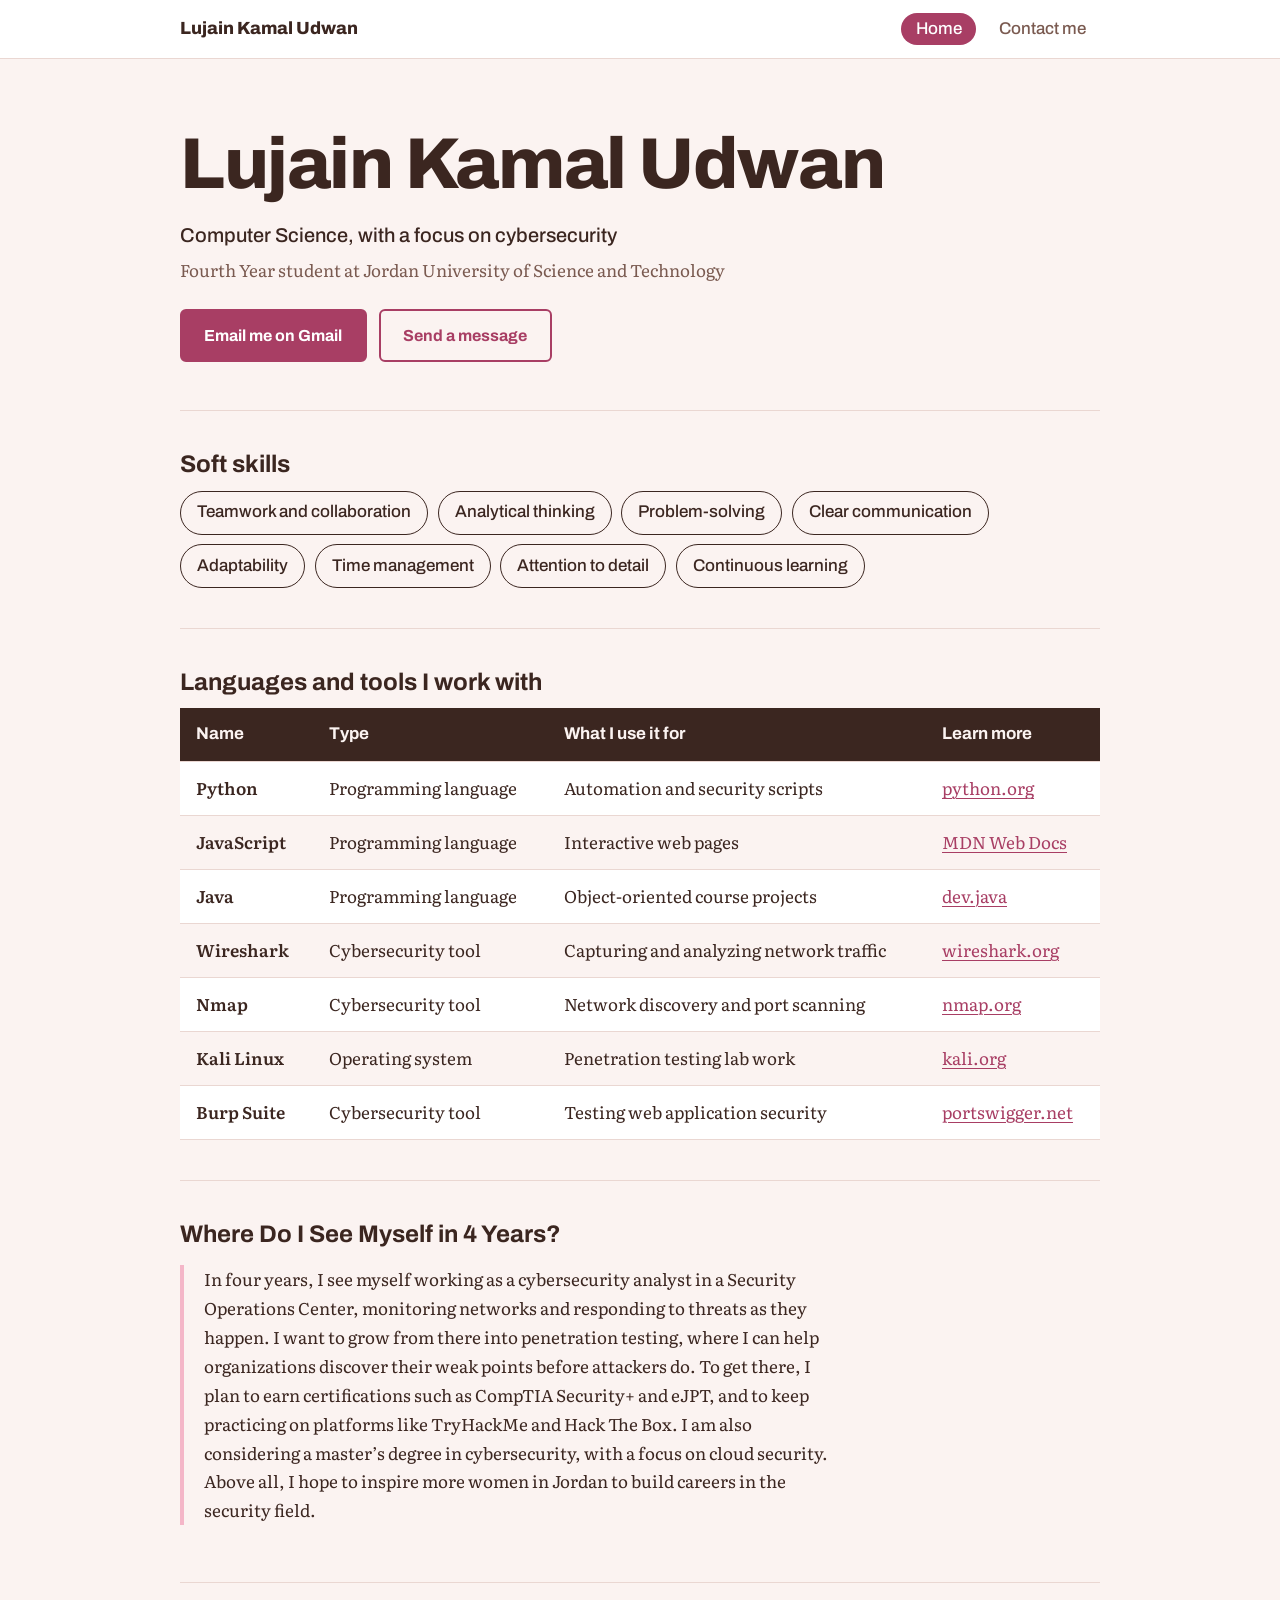
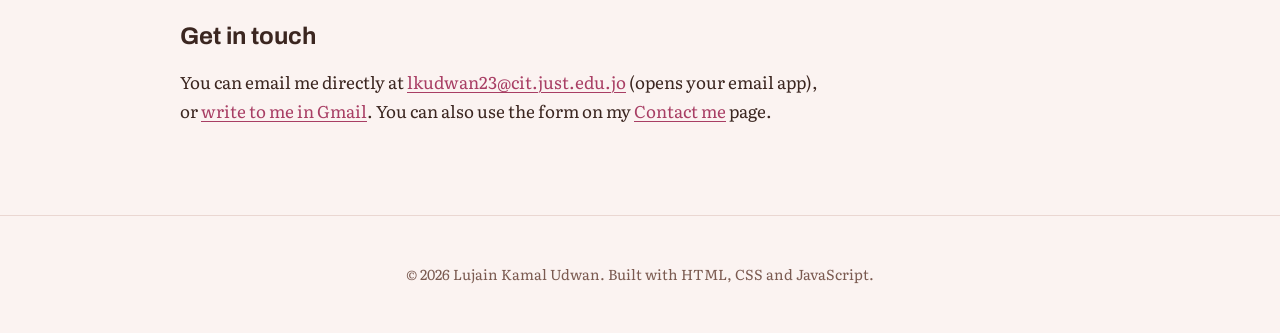
<file: index.html>
<!DOCTYPE html>
<html lang="en">
<head>
  <meta charset="UTF-8">
  <meta name="viewport" content="width=device-width, initial-scale=1">
  <!-- Replace with your real Student ID and full name -->
  <title>SID 168300 | Lujain Kamal Udwan</title>
  <link rel="preconnect" href="https://fonts.googleapis.com">
  <link rel="preconnect" href="https://fonts.gstatic.com" crossorigin>
  <link href="https://fonts.googleapis.com/css2?family=Archivo:wght@500;700;800&family=Literata:opsz,wght@7..72,400;7..72,600&display=swap" rel="stylesheet">
  <link rel="stylesheet" href="style.css">
</head>
<body>

  <!-- Navigation menu -->
  <header class="site-header">
    <nav class="nav">
      <a class="nav-brand" href="index.html">Lujain Kamal Udwan</a>
      <ul class="nav-links">
        <li><a href="index.html" class="active" aria-current="page">Home</a></li>
        <li><a href="contact.html">Contact me</a></li>
      </ul>
    </nav>
  </header>

  <main>

    <!-- Intro: name, major, academic level -->
    <section class="intro">
      <div class="intro-text">
        <h1>Lujain Kamal Udwan</h1>
        <p class="role">Computer Science, with a focus on cybersecurity</p>
        <p class="level">Fourth Year student at Jordan University of Science and Technology</p>
        <p class="intro-actions">
          <a class="button" href="https://mail.google.com/mail/?view=cm&amp;fs=1&amp;to=lkudwan23@cit.just.edu.jo&amp;su=Hello%20Lujain" target="_blank" rel="noopener">Email me on Gmail</a>
          <a class="button button-quiet" href="contact.html">Send a message</a>
        </p>
      </div>
    </section>

    <!-- Soft skills -->
    <section class="block">
      <h2>Soft skills</h2>
      <ul class="skills">
        <li>Teamwork and collaboration</li>
        <li>Analytical thinking</li>
        <li>Problem-solving</li>
        <li>Clear communication</li>
        <li>Adaptability</li>
        <li>Time management</li>
        <li>Attention to detail</li>
        <li>Continuous learning</li>
      </ul>
    </section>

    <!-- Table of languages and tools with external links -->
    <section class="block">
      <h2>Languages and tools I work with</h2>
      <div class="table-wrap">
        <table>
          <thead>
            <tr>
              <th scope="col">Name</th>
              <th scope="col">Type</th>
              <th scope="col">What I use it for</th>
              <th scope="col">Learn more</th>
            </tr>
          </thead>
          <tbody>
            <tr>
              <td>Python</td>
              <td>Programming language</td>
              <td>Automation and security scripts</td>
              <td><a href="https://www.python.org" target="_blank" rel="noopener">python.org</a></td>
            </tr>
            <tr>
              <td>JavaScript</td>
              <td>Programming language</td>
              <td>Interactive web pages</td>
              <td><a href="https://developer.mozilla.org/en-US/docs/Web/JavaScript" target="_blank" rel="noopener">MDN Web Docs</a></td>
            </tr>
            <tr>
              <td>Java</td>
              <td>Programming language</td>
              <td>Object-oriented course projects</td>
              <td><a href="https://dev.java" target="_blank" rel="noopener">dev.java</a></td>
            </tr>
            <tr>
              <td>Wireshark</td>
              <td>Cybersecurity tool</td>
              <td>Capturing and analyzing network traffic</td>
              <td><a href="https://www.wireshark.org" target="_blank" rel="noopener">wireshark.org</a></td>
            </tr>
            <tr>
              <td>Nmap</td>
              <td>Cybersecurity tool</td>
              <td>Network discovery and port scanning</td>
              <td><a href="https://nmap.org" target="_blank" rel="noopener">nmap.org</a></td>
            </tr>
            <tr>
              <td>Kali Linux</td>
              <td>Operating system</td>
              <td>Penetration testing lab work</td>
              <td><a href="https://www.kali.org" target="_blank" rel="noopener">kali.org</a></td>
            </tr>
            <tr>
              <td>Burp Suite</td>
              <td>Cybersecurity tool</td>
              <td>Testing web application security</td>
              <td><a href="https://portswigger.net/burp" target="_blank" rel="noopener">portswigger.net</a></td>
            </tr>
          </tbody>
        </table>
      </div>
    </section>

    <!-- Future goals -->
    <section class="block future">
      <h2>Where Do I See Myself in 4 Years?</h2>
      <p>
        In four years, I see myself working as a cybersecurity analyst in a Security Operations
        Center, monitoring networks and responding to threats as they happen. I want to grow from
        there into penetration testing, where I can help organizations discover their weak points
        before attackers do. To get there, I plan to earn certifications such as CompTIA Security+
        and eJPT, and to keep practicing on platforms like TryHackMe and Hack The Box. I am also
        considering a master’s degree in cybersecurity, with a focus on cloud security. Above all,
        I hope to inspire more women in Jordan to build careers in the security field.
      </p>
    </section>

    <!-- Mailto link -->
    <section class="block">
      <h2>Get in touch</h2>
      <p>
        You can email me directly at
        <a href="mailto:lkudwan23@cit.just.edu.jo">lkudwan23@cit.just.edu.jo</a>
        (opens your email app), or
        <a href="https://mail.google.com/mail/?view=cm&amp;fs=1&amp;to=lkudwan23@cit.just.edu.jo&amp;su=Hello%20Lujain" target="_blank" rel="noopener">write to me in Gmail</a>.
        You can also use the form on my <a href="contact.html">Contact me</a> page.
      </p>
    </section>

  </main>

  <footer class="site-footer">
    <p>&copy; 2026 Lujain Kamal Udwan. Built with HTML, CSS and JavaScript.</p>
  </footer>

</body>
</html>
</file>
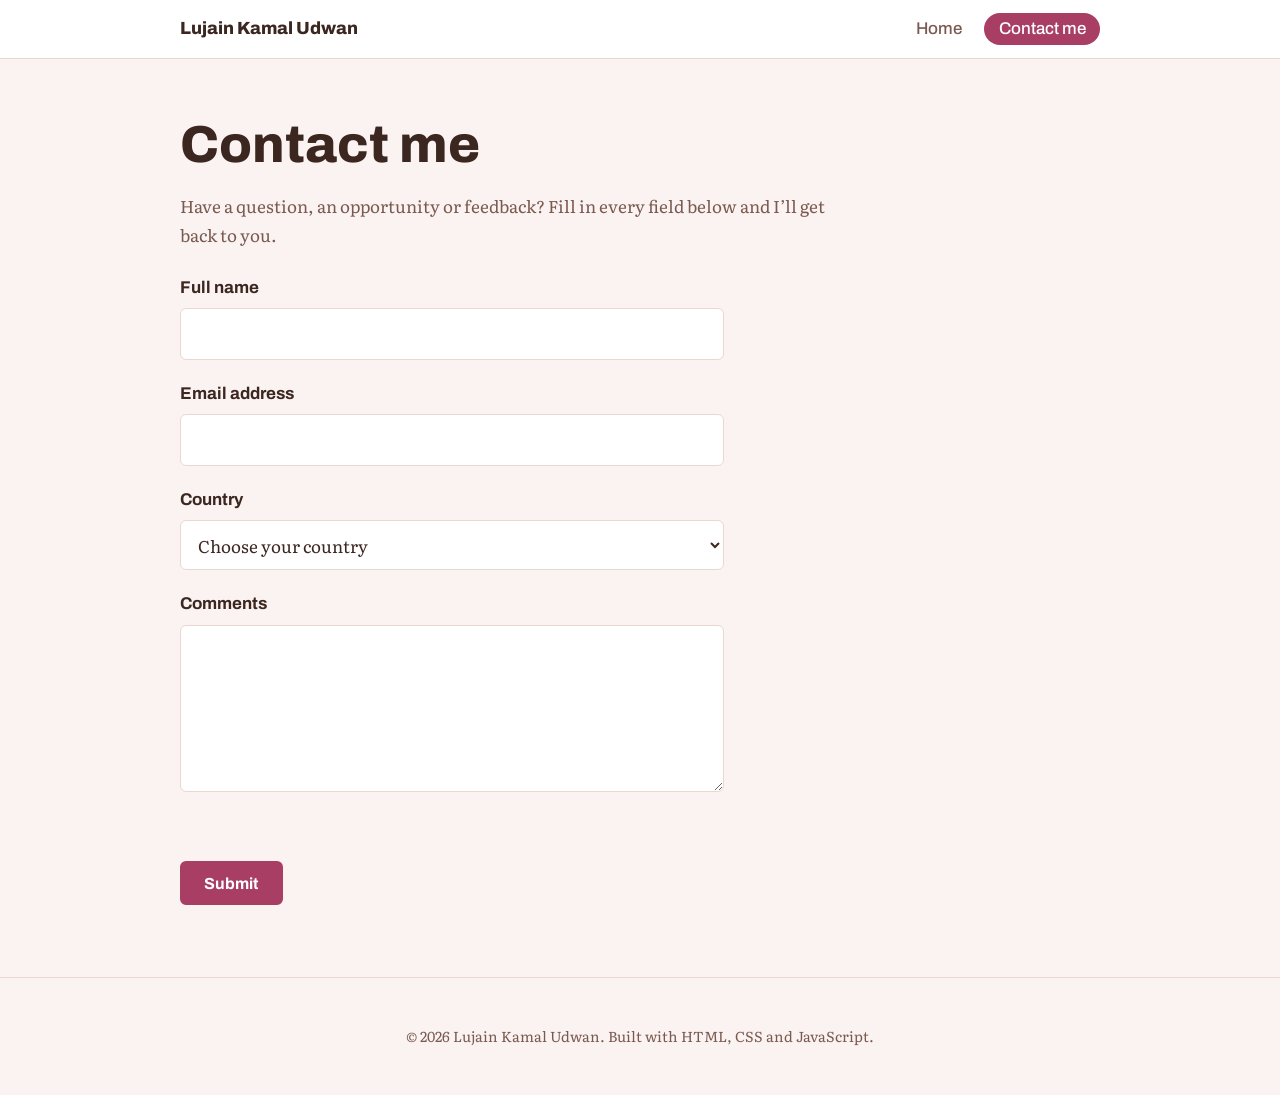
<file: contact.html>
<!DOCTYPE html>
<html lang="en">
<head>
  <meta charset="UTF-8">
  <meta name="viewport" content="width=device-width, initial-scale=1">
  <title>Contact me | SID 168300 | Lujain Kamal Udwan</title>
  <link rel="preconnect" href="https://fonts.googleapis.com">
  <link rel="preconnect" href="https://fonts.gstatic.com" crossorigin>
  <link href="https://fonts.googleapis.com/css2?family=Archivo:wght@500;700;800&family=Literata:opsz,wght@7..72,400;7..72,600&display=swap" rel="stylesheet">
  <link rel="stylesheet" href="style.css">
</head>
<body>

  <header class="site-header">
    <nav class="nav">
      <a class="nav-brand" href="index.html">Lujain Kamal Udwan</a>
      <ul class="nav-links">
        <li><a href="index.html">Home</a></li>
        <li><a href="contact.html" class="active" aria-current="page">Contact me</a></li>
      </ul>
    </nav>
  </header>

  <main>
    <section class="block contact">
      <h1>Contact me</h1>
      <p class="lead">Have a question, an opportunity or feedback? Fill in every field below and I’ll get back to you.</p>

      <!-- novalidate lets our JavaScript do the checking instead of the browser -->
      <form id="contactForm" novalidate>
        <div class="field">
          <label for="fullName">Full name</label>
          <input type="text" id="fullName" name="fullName" autocomplete="name">
        </div>

        <div class="field">
          <label for="email">Email address</label>
          <input type="email" id="email" name="email" autocomplete="email">
        </div>

        <div class="field">
          <label for="country">Country</label>
          <select id="country" name="country">
            <option value="">Choose your country</option>
            <option>Jordan</option>
            <option>Saudi Arabia</option>
            <option>United Arab Emirates</option>
            <option>Palestine</option>
            <option>Egypt</option>
            <option>Iraq</option>
            <option>Lebanon</option>
            <option>Syria</option>
            <option>Other</option>
          </select>
        </div>

        <div class="field">
          <label for="comments">Comments</label>
          <textarea id="comments" name="comments" rows="5"></textarea>
        </div>

        <p id="formError" class="form-error" role="alert"></p>

        <button type="submit" class="button">Submit</button>
      </form>
    </section>
  </main>

  <footer class="site-footer">
    <p>&copy; 2026 Lujain Kamal Udwan. Built with HTML, CSS and JavaScript.</p>
  </footer>

  <script src="script.js"></script>
</body>
</html>
</file>
<file: style.css>
/* ===== Color and font variables (CSS custom properties) ===== */
:root {
  --paper: #fbf3f1;      /* soft pink cream */
  --surface: #ffffff;
  --ink: #3b2620;        /* deep brown */
  --muted: #7a5a50;      /* warm brown */
  --accent: #a83e64;     /* rose pink */
  --accent-ink: #ffffff;
  --highlight: #f4b6c8;  /* light pink */
  --line: #ead7d2;
  --error: #b42318;

  --font-head: "Archivo", "Segoe UI", Arial, sans-serif;
  --font-body: "Literata", Georgia, "Times New Roman", serif;
}

/* Dark theme follows the visitor's system setting */
@media (prefers-color-scheme: dark) {
  :root {
    --paper: #1e1512;
    --surface: #2a1e1a;
    --ink: #f5e6e1;
    --muted: #cfafa6;
    --accent: #f08fb0;
    --accent-ink: #2a1414;
    --highlight: #b8577a;
    --line: #44312b;
    --error: #ff8a7a;
    color-scheme: dark;
  }
}

/* ===== Base ===== */
*,
*::before,
*::after {
  box-sizing: border-box;
}

html {
  scroll-behavior: smooth;
}

body {
  margin: 0;
  background-color: var(--paper);
  color: var(--ink);
  font-family: var(--font-body);
  font-size: 1.0625rem;
  line-height: 1.7;
}

h1,
h2 {
  font-family: var(--font-head);
  line-height: 1.15;
  margin: 0 0 0.75rem;
}

h2 {
  font-size: 1.5rem;
  font-weight: 700;
}

a {
  color: var(--accent);
  text-decoration-thickness: 1px;
  text-underline-offset: 3px;
}

a:hover {
  text-decoration-thickness: 2px;
}

/* Visible outline for keyboard users */
:focus-visible {
  outline: 3px solid var(--highlight);
  outline-offset: 3px;
}

main {
  max-width: 60rem;
  margin: 0 auto;
  padding: 0 1.25rem;
}

/* ===== Navigation menu ===== */
.site-header {
  position: sticky;
  top: 0;
  z-index: 10;
  background-color: var(--surface);
  border-bottom: 1px solid var(--line);
}

.nav {
  max-width: 60rem;
  margin: 0 auto;
  padding: 0.85rem 1.25rem;
  display: flex;
  justify-content: space-between;
  align-items: center;
  gap: 1rem;
  flex-wrap: wrap;
}

.nav-brand {
  font-family: var(--font-head);
  font-weight: 800;
  font-size: 1.1rem;
  color: var(--ink);
  text-decoration: none;
}

.nav-links {
  list-style: none;
  display: flex;
  gap: 0.5rem;
  margin: 0;
  padding: 0;
}

.nav-links a {
  font-family: var(--font-head);
  font-weight: 500;
  color: var(--muted);
  text-decoration: none;
  padding: 0.4rem 0.9rem;
  border-radius: 999px;
  transition: background-color 0.2s, color 0.2s;
}

.nav-links a:hover {
  color: var(--ink);
  background-color: var(--paper);
}

.nav-links a.active {
  color: var(--accent-ink);
  background-color: var(--accent);
}

/* ===== Intro (the one bold element) ===== */
.intro {
  display: grid;
  grid-template-columns: 1fr;
  padding: 4rem 0 3rem;
}

.intro h1 {
  font-size: clamp(2.6rem, 7vw, 4.5rem);
  font-weight: 800;
  letter-spacing: -0.02em;
}

.role {
  font-family: var(--font-head);
  font-size: 1.25rem;
  font-weight: 500;
  margin: 0;
}

.level {
  color: var(--muted);
  margin: 0.25rem 0 1.5rem;
}

.intro-actions {
  display: flex;
  gap: 0.75rem;
  flex-wrap: wrap;
  margin: 0;
}

/* ===== Buttons ===== */
.button {
  display: inline-block;
  font-family: var(--font-head);
  font-weight: 700;
  font-size: 1rem;
  padding: 0.7rem 1.4rem;
  border: 2px solid var(--accent);
  border-radius: 6px;
  background-color: var(--accent);
  color: var(--accent-ink);
  text-decoration: none;
  cursor: pointer;
  transition: transform 0.15s;
}

.button:hover {
  transform: translateY(-2px);
}

.button:active {
  transform: translateY(0);
}

.button-quiet {
  background-color: transparent;
  color: var(--accent);
}

/* ===== Content blocks ===== */
.block {
  padding: 2.5rem 0;
  border-top: 1px solid var(--line);
}

.block p {
  max-width: 65ch;
}

/* Soft skills shown as tags */
.skills {
  list-style: none;
  padding: 0;
  margin: 0;
  display: flex;
  flex-wrap: wrap;
  gap: 0.6rem;
}

.skills li {
  font-family: var(--font-head);
  font-weight: 500;
  padding: 0.4rem 1rem;
  border: 1.5px solid var(--ink);
  border-radius: 999px;
}

/* ===== Table ===== */
.table-wrap {
  overflow-x: auto;
}

table {
  width: 100%;
  border-collapse: collapse;
  background-color: var(--surface);
  min-width: 34rem;
}

th,
td {
  text-align: left;
  padding: 0.75rem 1rem;
  border-bottom: 1px solid var(--line);
}

th {
  font-family: var(--font-head);
  font-weight: 700;
  background-color: var(--ink);
  color: var(--paper);
}

tbody tr:nth-child(even) {
  background-color: var(--paper);
}

tbody tr:hover {
  background-color: var(--line);
}

td:first-child {
  font-weight: 600;
}

/* Future goals paragraph */
.future p {
  border-left: 4px solid var(--highlight);
  padding-left: 1.25rem;
}

/* ===== Contact form ===== */
.contact {
  border-top: none;
  padding-top: 3.5rem;
}

.contact h1 {
  font-size: clamp(2.2rem, 6vw, 3.25rem);
  font-weight: 800;
}

.lead {
  color: var(--muted);
}

form {
  max-width: 34rem;
  margin-top: 1.5rem;
}

.field {
  margin-bottom: 1.25rem;
}

label {
  display: block;
  font-family: var(--font-head);
  font-weight: 700;
  margin-bottom: 0.35rem;
}

input,
select,
textarea {
  width: 100%;
  font: inherit;
  color: var(--ink);
  background-color: var(--surface);
  padding: 0.65rem 0.8rem;
  border: 1.5px solid var(--line);
  border-radius: 6px;
}

input:focus,
select:focus,
textarea:focus {
  border-color: var(--accent);
  outline: none;
  box-shadow: 0 0 0 3px color-mix(in srgb, var(--accent) 30%, transparent);
}

textarea {
  resize: vertical;
}

.invalid {
  border-color: var(--error);
}

.form-error {
  color: var(--error);
  font-weight: 600;
  min-height: 1.5em;
  margin: 0 0 1rem;
}

/* ===== Footer ===== */
.site-footer {
  text-align: center;
  color: var(--muted);
  font-size: 0.9rem;
  padding: 2rem 1.25rem;
  border-top: 1px solid var(--line);
  margin-top: 2rem;
}

/* ===== Small screens ===== */
@media (max-width: 680px) {
  .intro {
    padding-top: 2.5rem;
  }
}

/* Respect visitors who prefer less motion */
@media (prefers-reduced-motion: reduce) {
  html {
    scroll-behavior: auto;
  }
  .button,
  .nav-links a {
    transition: none;
  }
}
</file>
